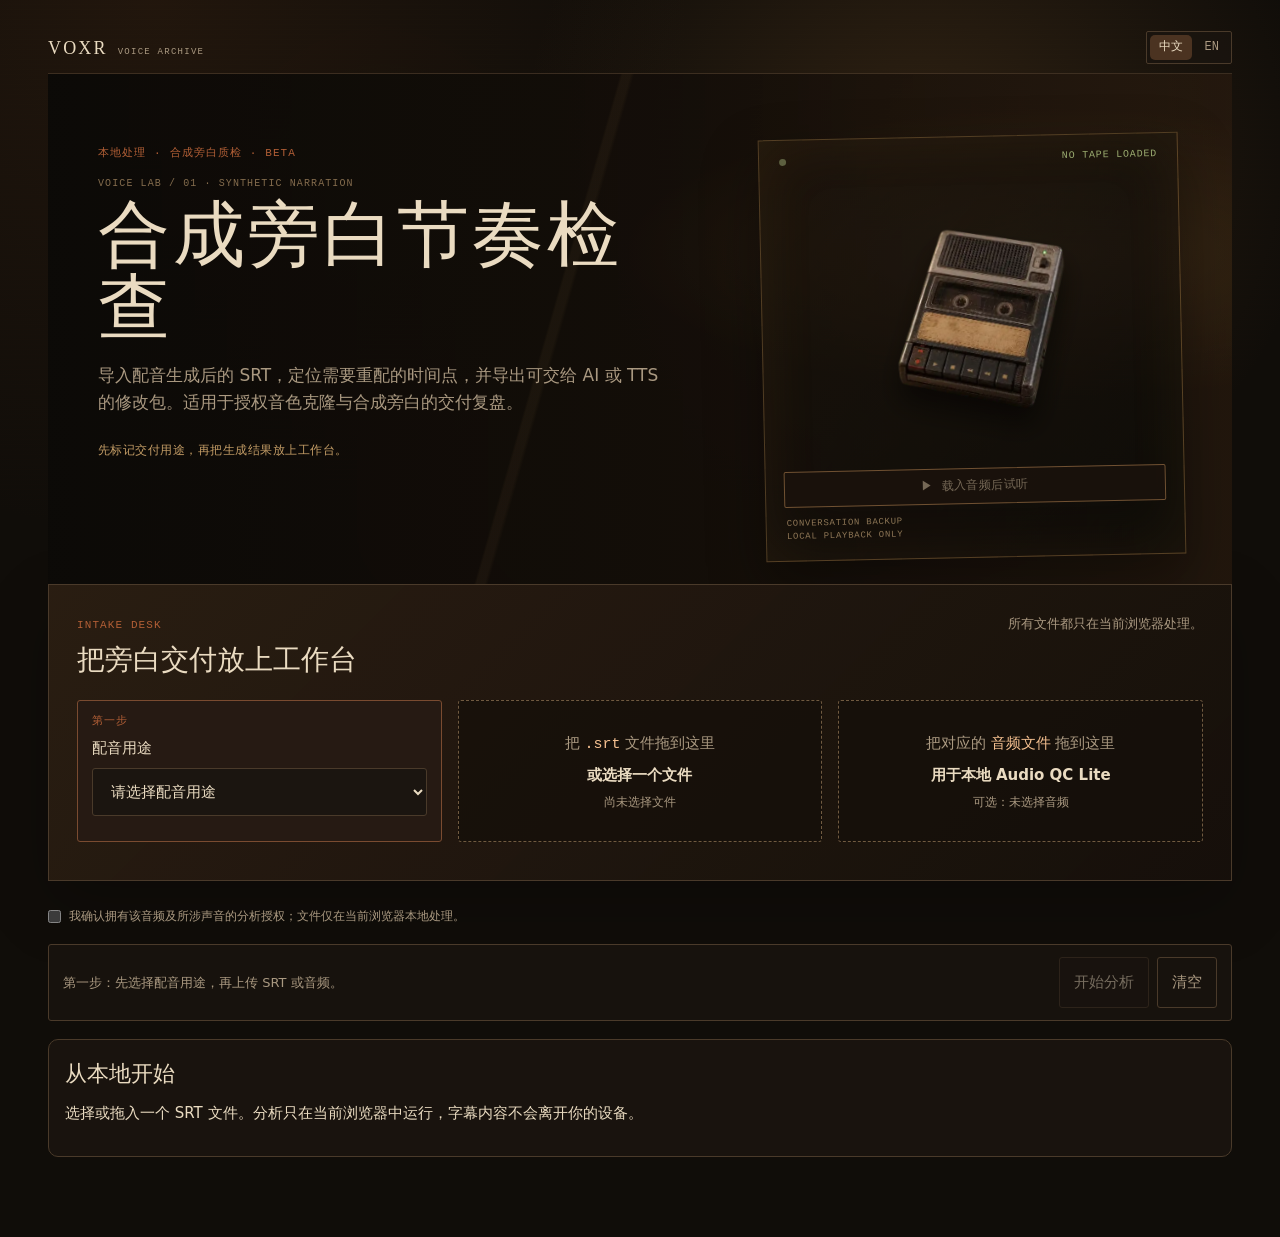
<file: index.html>
<!doctype html>
<html lang="zh-CN">
<head>
  <meta charset="utf-8">
  <meta name="viewport" content="width=device-width,initial-scale=1">
  <title>合成旁白节奏检查｜本地 SRT 复盘</title>
  <link rel="stylesheet" href="./styles.css">
</head>
<body>
  <main class="app-shell">
    <header class="masthead">
      <a class="wordmark" href="./" aria-label="Voxr 首页"><span>VOXR</span><small>VOICE ARCHIVE</small></a>
      <div class="locale-switch" aria-label="Language">
        <button type="button" data-locale="zh" aria-pressed="true">中文</button>
        <button type="button" data-locale="en" aria-pressed="false">EN</button>
      </div>
    </header>
    <section class="voice-hero" aria-labelledby="page-title">
      <div class="voice-hero__copy">
        <p class="eyebrow" id="privacy-kicker">本地处理 · 合成旁白质检 · Beta</p>
        <p class="archive-code">VOICE LAB / 01 · SYNTHETIC NARRATION</p>
        <h1 id="page-title">合成旁白节奏检查</h1>
        <p class="lede" id="page-lede">导入配音生成后的 SRT，定位需要重配的时间点，并导出可交给 AI 或 TTS 的修改包。适用于授权音色克隆与合成旁白的交付复盘。</p>
        <p class="hero-instruction">先标记交付用途，再把生成结果放上工作台。</p>
      </div>
      <aside class="recorder-console" aria-label="本地试听控制台">
        <div class="recorder-console__status"><span class="status-led" aria-hidden="true"></span><span id="recorder-status">NO TAPE LOADED</span></div>
        <img class="recorder-console__image" src="./assets/voice-recorder.webp" alt="一台档案室里的旧式磁带录音机">
        <button id="recorder-play" class="recorder-console__play" type="button" disabled aria-label="播放已上传的音频">
          <span aria-hidden="true">▶</span><span id="recorder-play-label">载入音频后试听</span>
        </button>
        <p class="recorder-console__note">CONVERSATION BACKUP<br>LOCAL PLAYBACK ONLY</p>
        <audio id="desk-audio-player" preload="metadata"></audio>
      </aside>
    </section>
    <section class="workbench" aria-labelledby="workbench-title">
      <div class="workbench__heading"><div><p class="eyebrow">INTAKE DESK</p><h2 id="workbench-title">把旁白交付放上工作台</h2></div><p>所有文件都只在当前浏览器处理。</p></div>
      <section class="controls">
      <label id="profile-label" class="purpose-select"><span class="field-kicker">第一步</span>配音用途
        <select id="profile" aria-label="配音用途"></select>
      </label>
      <label class="drop" id="drop-zone"><span id="drop-copy">把 <code>.srt</code> 文件拖到这里</span>
        <strong id="drop-action">或选择一个文件</strong>
        <span class="drop-status" id="srt-status">尚未选择文件</span>
        <input id="srt-file" type="file" accept=".srt,text/plain">
      </label>
      <label class="drop audio-drop" id="audio-drop-zone"><span>把对应的 <code>音频文件</code> 拖到这里</span>
        <strong>用于本地 Audio QC Lite</strong>
        <span class="drop-status" id="audio-status">可选：未选择音频</span>
        <input id="audio-file" type="file" accept="audio/wav,audio/mpeg,audio/mp4,audio/x-m4a,audio/*">
      </label>
      </section>
    </section>
    <label class="consent" id="audio-consent"><input id="audio-consent-input" type="checkbox">我确认拥有该音频及所涉声音的分析授权；文件仅在当前浏览器本地处理。</label>
    <div class="workflow-actions" aria-live="polite"><p id="ready-state">先上传一份 SRT，再开始分析。</p><div><button id="analyze" class="button" type="button" disabled>开始分析</button><button id="reset" class="button button-secondary" type="button">清空</button></div></div>
    <p id="error" class="notice" hidden></p>
    <section id="empty" class="profile"><h2 id="empty-title">从本地开始</h2><p id="empty-copy">选择或拖入一个 SRT 文件。分析只在当前浏览器中运行，字幕内容不会离开你的设备。</p></section>
    <section id="report" hidden>
      <div class="section-title"><div><p class="eyebrow">分析结果</p><h2 id="filename"></h2></div><button id="export" class="button">导出重配 JSON</button></div>
      <section id="action-plan" class="action-plan" aria-live="polite"></section>
      <div id="metrics" class="grid"></div>
      <section id="visual-report" class="visual-report" aria-label="节奏可视化报告"></section>
      <section id="audio-report" class="audio-report" aria-live="polite"></section>
      <div id="profile-guidance"></div>
      <div id="panels" class="grid two-col"></div>
      <div class="grid two-col">
        <section class="profile"><p class="eyebrow">字幕间隔</p><ul id="pause-list"></ul></section>
        <section class="profile"><p class="eyebrow">如何阅读结果</p><p>优先比较同一条旁白的不同生成版本。语速是时间轴测量值，留白的意图需要结合画面、句意和实际声音判断。</p>
        <p class="hint">场景区间来自当前工具的制作复盘规则，用来提示回看片段，不构成研究结论、行业标准或自动判定。</p><p class="hint"><a href="https://github.com/dlxeva/voxr/blob/main/METHODOLOGY.md" target="_blank" rel="noopener">查看方法与边界</a></p></section>
      </div>
      <h2>字幕明细</h2>
      <div class="table-wrap"><table><thead><tr><th>#</th><th>时间</th><th>时长</th><th>语速</th><th>文本</th></tr></thead><tbody id="rows"></tbody></table></div>
    </section>
  </main>
  <script src="./analyzer-core.js"></script>
  <script src="./audio-core.js"></script>
  <script src="./profiles.js"></script>
  <script src="./app.js"></script>
</body>
</html>
</file>
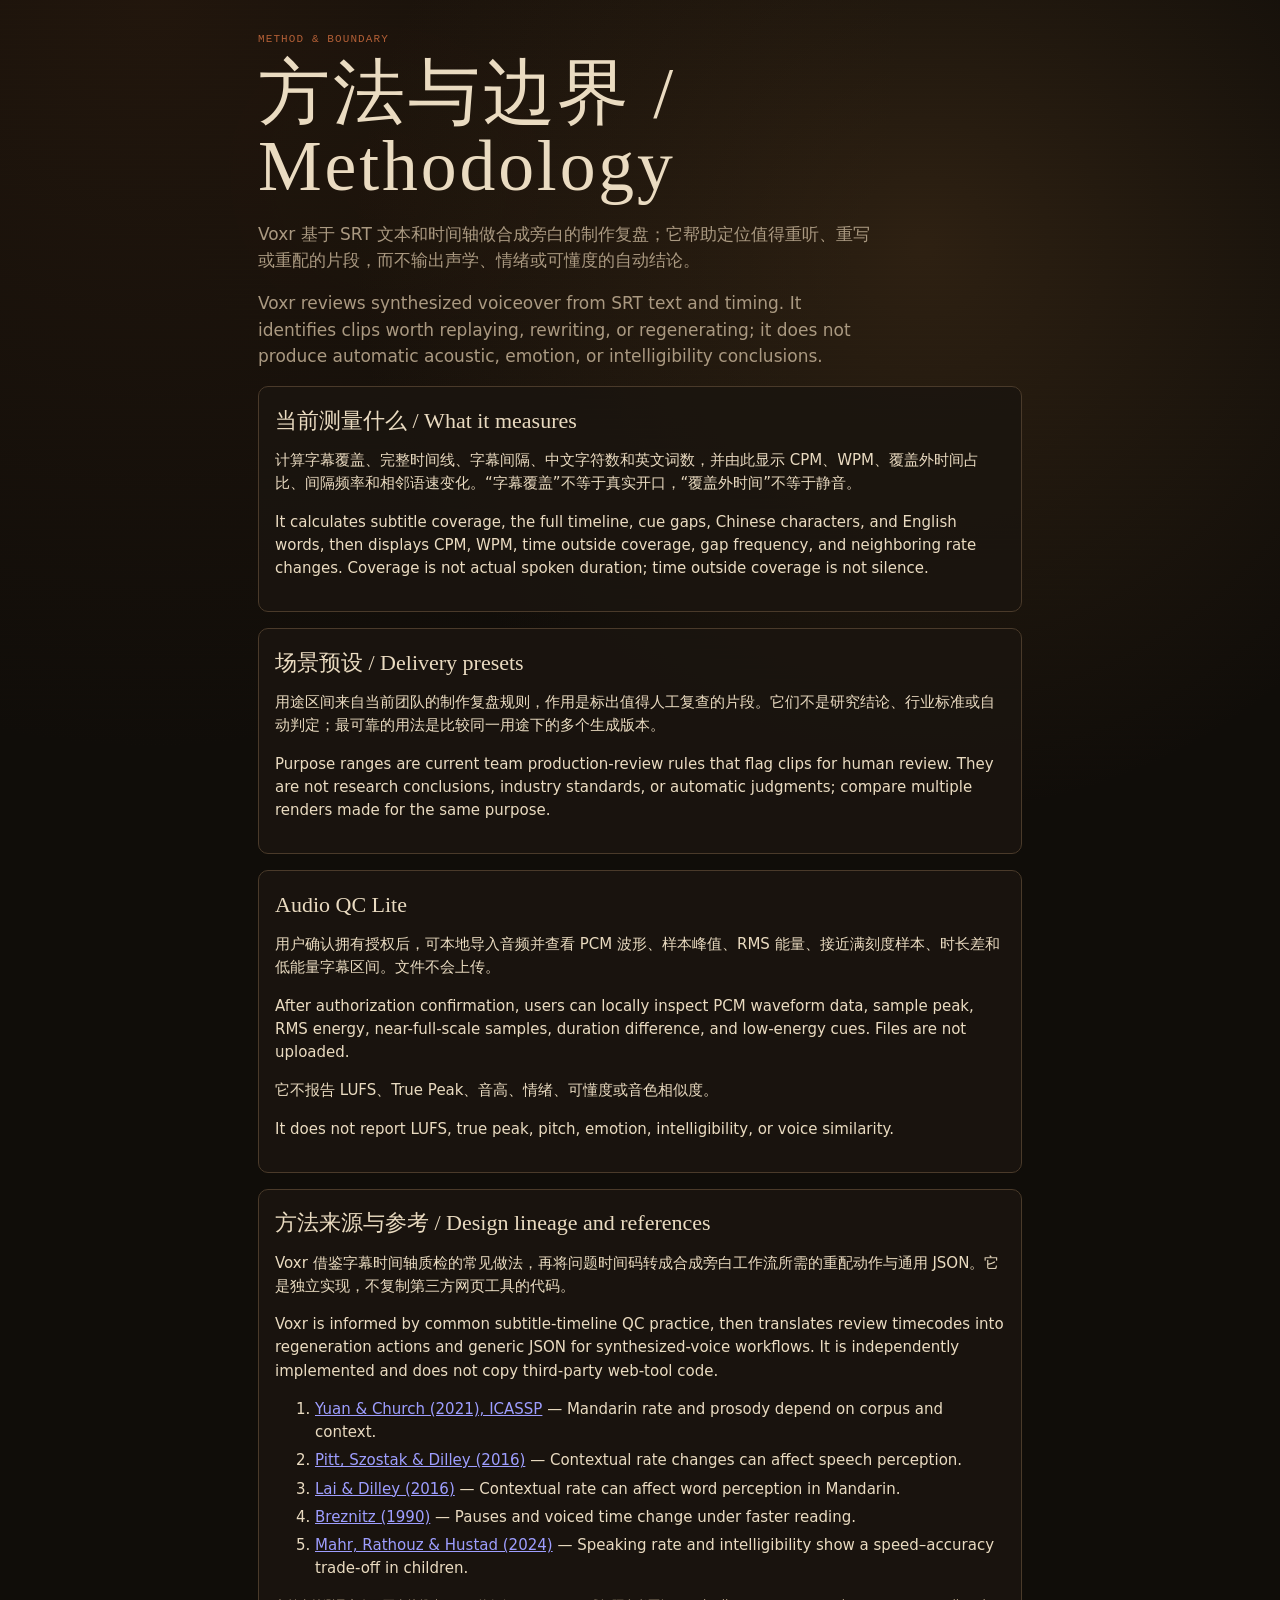
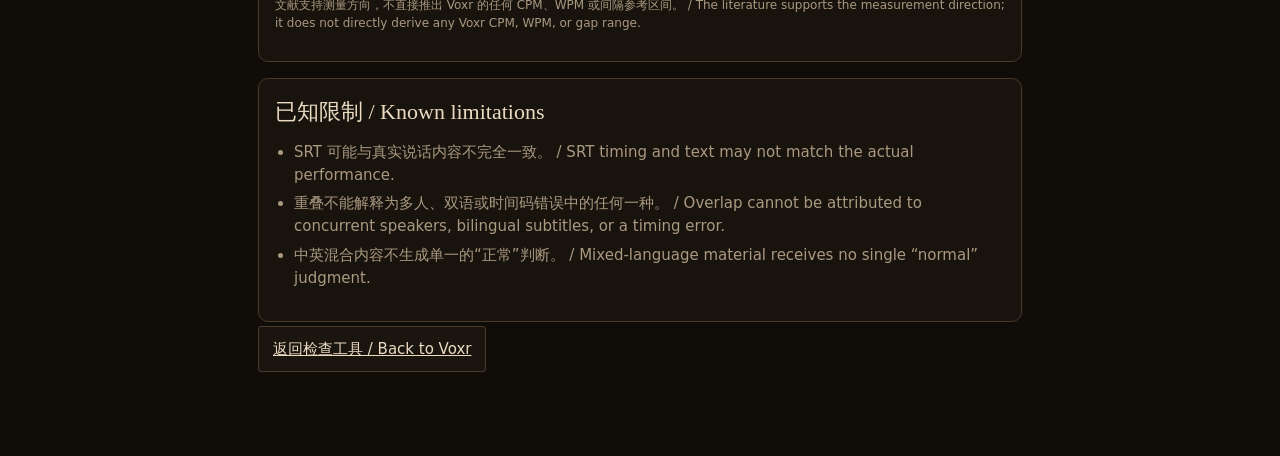
<file: methodology.html>
<!doctype html>
<html lang="zh-CN">
<head>
  <meta charset="utf-8">
  <meta name="viewport" content="width=device-width,initial-scale=1">
  <title>方法与边界 / Methodology｜Voxr</title>
  <link rel="stylesheet" href="./styles.css">
</head>
<body>
  <main class="methodology-page">
    <p class="eyebrow">METHOD &amp; BOUNDARY</p>
    <h1>方法与边界 <span lang="en">/ Methodology</span></h1>
    <p class="lede">Voxr 基于 SRT 文本和时间轴做合成旁白的制作复盘；它帮助定位值得重听、重写或重配的片段，而不输出声学、情绪或可懂度的自动结论。</p>
    <p class="lede" lang="en">Voxr reviews synthesized voiceover from SRT text and timing. It identifies clips worth replaying, rewriting, or regenerating; it does not produce automatic acoustic, emotion, or intelligibility conclusions.</p>

    <section class="profile">
      <h2>当前测量什么 <span lang="en">/ What it measures</span></h2>
      <p>计算字幕覆盖、完整时间线、字幕间隔、中文字符数和英文词数，并由此显示 CPM、WPM、覆盖外时间占比、间隔频率和相邻语速变化。“字幕覆盖”不等于真实开口，“覆盖外时间”不等于静音。</p>
      <p lang="en">It calculates subtitle coverage, the full timeline, cue gaps, Chinese characters, and English words, then displays CPM, WPM, time outside coverage, gap frequency, and neighboring rate changes. Coverage is not actual spoken duration; time outside coverage is not silence.</p>
    </section>

    <section class="profile">
      <h2>场景预设 <span lang="en">/ Delivery presets</span></h2>
      <p>用途区间来自当前团队的制作复盘规则，作用是标出值得人工复查的片段。它们不是研究结论、行业标准或自动判定；最可靠的用法是比较同一用途下的多个生成版本。</p>
      <p lang="en">Purpose ranges are current team production-review rules that flag clips for human review. They are not research conclusions, industry standards, or automatic judgments; compare multiple renders made for the same purpose.</p>
    </section>

    <section class="profile">
      <h2>Audio QC Lite</h2>
      <p>用户确认拥有授权后，可本地导入音频并查看 PCM 波形、样本峰值、RMS 能量、接近满刻度样本、时长差和低能量字幕区间。文件不会上传。</p>
      <p lang="en">After authorization confirmation, users can locally inspect PCM waveform data, sample peak, RMS energy, near-full-scale samples, duration difference, and low-energy cues. Files are not uploaded.</p>
      <p>它不报告 LUFS、True Peak、音高、情绪、可懂度或音色相似度。</p>
      <p lang="en">It does not report LUFS, true peak, pitch, emotion, intelligibility, or voice similarity.</p>
    </section>

    <section class="profile">
      <h2>方法来源与参考 <span lang="en">/ Design lineage and references</span></h2>
      <p>Voxr 借鉴字幕时间轴质检的常见做法，再将问题时间码转成合成旁白工作流所需的重配动作与通用 JSON。它是独立实现，不复制第三方网页工具的代码。</p>
      <p lang="en">Voxr is informed by common subtitle-timeline QC practice, then translates review timecodes into regeneration actions and generic JSON for synthesized-voice workflows. It is independently implemented and does not copy third-party web-tool code.</p>
      <ol>
        <li><a href="https://www2.securecms.com/ICASSP2021/Papers/ViewPaper_MS.asp?PaperNum=4465" target="_blank" rel="noopener">Yuan &amp; Church (2021), ICASSP</a> — Mandarin rate and prosody depend on corpus and context.</li>
        <li><a href="https://pubmed.ncbi.nlm.nih.gov/26392395/" target="_blank" rel="noopener">Pitt, Szostak &amp; Dilley (2016)</a> — Contextual rate changes can affect speech perception.</li>
        <li><a href="https://www.isca-archive.org/speechprosody_2016/lai16b_speechprosody.pdf" target="_blank" rel="noopener">Lai &amp; Dilley (2016)</a> — Contextual rate can affect word perception in Mandarin.</li>
        <li><a href="https://pubmed.ncbi.nlm.nih.gov/2366048/" target="_blank" rel="noopener">Breznitz (1990)</a> — Pauses and voiced time change under faster reading.</li>
        <li><a href="https://pubmed.ncbi.nlm.nih.gov/39680790/" target="_blank" rel="noopener">Mahr, Rathouz &amp; Hustad (2024)</a> — Speaking rate and intelligibility show a speed–accuracy trade-off in children.</li>
      </ol>
      <p class="hint">文献支持测量方向，不直接推出 Voxr 的任何 CPM、WPM 或间隔参考区间。 / The literature supports the measurement direction; it does not directly derive any Voxr CPM, WPM, or gap range.</p>
    </section>

    <section class="profile">
      <h2>已知限制 <span lang="en">/ Known limitations</span></h2>
      <ul>
        <li>SRT 可能与真实说话内容不完全一致。 / SRT timing and text may not match the actual performance.</li>
        <li>重叠不能解释为多人、双语或时间码错误中的任何一种。 / Overlap cannot be attributed to concurrent speakers, bilingual subtitles, or a timing error.</li>
        <li>中英混合内容不生成单一的“正常”判断。 / Mixed-language material receives no single “normal” judgment.</li>
      </ul>
    </section>

    <p><a class="button" href="./index.html">返回检查工具 / Back to Voxr</a></p>
  </main>
</body>
</html>
</file>
<file: styles.css>
:root {
  color-scheme: dark;
  --paper:#100d09; --panel:#1b1510; --line:#4a3a2a;
  --ink:#eadbc1; --muted:#aa9981; --accent:#b25f36;
  --ok:#5cb85c; --warn:#f0ad4e; --bad:#e74c3c;
  --short:#5b8def; --medium:#b068d1; --long:#e8a838; --extended:#e56b45;
}
* { box-sizing: border-box; }
body { margin:0; min-height:100vh; background:radial-gradient(circle at 72% 12%,rgba(114,77,39,.3) 0,transparent 28%),radial-gradient(circle at 12% 0,rgba(74,43,21,.3) 0,transparent 32%),var(--paper); color:var(--ink); font:15px/1.55 ui-sans-serif,system-ui,-apple-system,BlinkMacSystemFont,"Segoe UI",sans-serif; }
body::before { content:""; position:fixed; inset:0; z-index:-1; pointer-events:none; opacity:.17; background-image:repeating-linear-gradient(0deg,rgba(255,240,210,.08) 0 1px,transparent 1px 5px),radial-gradient(circle at 30% 20%,rgba(255,220,155,.22),transparent 18%); mix-blend-mode:soft-light; }
main { max-width:1240px; margin:auto; padding:22px 28px 80px; }
.methodology-page { max-width:820px; }
.methodology-page .profile { margin:16px 0; }
.masthead { display:flex; align-items:center; justify-content:space-between; gap:16px; min-height:52px; border-bottom:1px solid color-mix(in srgb,var(--line) 70%,transparent); }
.wordmark { display:flex; align-items:baseline; gap:10px; color:var(--ink); text-decoration:none; font:500 18px/1 Georgia,"Times New Roman",serif; letter-spacing:.12em; }
.wordmark small { color:var(--muted); font:9px/1 ui-monospace,SFMono-Regular,monospace; letter-spacing:.14em; }
.masthead .eyebrow { margin:0; }
.locale-switch { display:flex; gap:4px; padding:3px; border:1px solid var(--line); border-radius:2px; background:rgba(27,21,16,.72); }
.locale-switch button { border:0; border-radius:5px; padding:5px 9px; color:var(--muted); background:transparent; font:12px/1.2 ui-monospace,SFMono-Regular,monospace; }
.locale-switch button[aria-pressed="true"] { color:var(--ink); background:#4b3321; }
.eyebrow { color:var(--accent); font:11px/1.2 ui-monospace,SFMono-Regular,monospace; letter-spacing:.1em; text-transform:uppercase; }
h1 { font:500 clamp(40px,5.6vw,72px)/1.02 Georgia,"Songti SC","SimSun","Times New Roman",serif; margin:.12em 0 .24em; max-width:780px; letter-spacing:.04em; }
h2 { font:500 22px/1.2 Georgia,"Times New Roman",serif; margin:.2em 0 .5em; }
.lede { color:var(--muted); max-width:620px; font-size:17px; }
.voice-hero { position:relative; display:grid; grid-template-columns:minmax(0,1.1fr) minmax(340px,.9fr); gap:34px; min-height:460px; padding:62px 50px 26px; overflow:hidden; border-bottom:1px solid var(--line); background:linear-gradient(90deg,rgba(12,10,7,.98) 0%,rgba(20,14,9,.9) 55%,rgba(41,27,15,.72) 100%); }
.voice-hero::after { content:""; position:absolute; inset:0; pointer-events:none; opacity:.45; background:linear-gradient(106deg,transparent 0 43%,rgba(215,170,97,.12) 43.2% 43.8%,transparent 44.1%),radial-gradient(ellipse at 86% 35%,rgba(229,171,83,.2),transparent 32%); }
.voice-hero__copy,.recorder-console { position:relative; z-index:1; }
.archive-code { margin:18px 0 0; color:#846c4d; font:10px/1.2 ui-monospace,SFMono-Regular,monospace; letter-spacing:.11em; }
.hero-instruction { margin:28px 0 0; color:#c49d66; font:12px/1.4 ui-monospace,SFMono-Regular,monospace; letter-spacing:.04em; }
.workbench { margin:-1px 0 26px; padding:24px 28px 26px; border:1px solid var(--line); border-top:0; background:linear-gradient(135deg,rgba(48,33,20,.82),rgba(22,16,11,.94)); box-shadow:0 24px 60px rgba(0,0,0,.22); }
.workbench__heading { display:flex; justify-content:space-between; gap:20px; align-items:baseline; }
.workbench__heading h2 { margin:4px 0 0; font-size:28px; }
.workbench__heading > p { max-width:280px; margin:0; color:var(--muted); font-size:13px; }
.controls { display:grid; grid-template-columns:repeat(3,1fr); gap:16px; margin:24px 0 12px; }
.recorder-console { align-self:end; justify-self:end; width:min(100%,420px); min-height:396px; padding:12px 18px 18px; border:1px solid rgba(190,143,79,.38); background:linear-gradient(130deg,rgba(29,21,13,.5),rgba(7,8,7,.72)); box-shadow:inset 0 0 60px rgba(213,153,68,.08),0 22px 55px rgba(0,0,0,.38); transform:rotate(-1.2deg); }
.recorder-console__status { display:flex; justify-content:space-between; align-items:center; padding:4px 2px 7px; color:#9cad71; font:10px/1 ui-monospace,SFMono-Regular,monospace; letter-spacing:.08em; }
.status-led { width:7px; height:7px; border-radius:50%; background:#5d6040; box-shadow:0 0 0 transparent; }
.recorder-console.has-audio .status-led { background:#b8d973; box-shadow:0 0 12px #b8d973; }
.recorder-console.is-playing .status-led { animation:recorder-blink 1s steps(2,end) infinite; }
@keyframes recorder-blink { 50% { opacity:.28; } }
.recorder-console__image { display:block; width:100%; height:310px; object-fit:contain; filter:drop-shadow(0 18px 13px rgba(0,0,0,.48)); }
.recorder-console__play { display:flex; align-items:center; justify-content:center; gap:8px; width:100%; margin:-12px auto 0; padding:10px 12px; border:1px solid #705132; border-radius:2px; color:var(--ink); background:rgba(26,18,12,.85); font:12px/1.2 ui-monospace,SFMono-Regular,monospace; letter-spacing:.04em; }
.recorder-console__play:not(:disabled):hover { background:#53361e; border-color:#c0884b; }
.recorder-console__play:disabled { cursor:not-allowed; color:#756856; }
.recorder-console__note { margin:10px 2px 0; color:#8d7555; font:9px/1.35 ui-monospace,SFMono-Regular,monospace; letter-spacing:.08em; }
.recorder-console audio { display:none; }
label,.drop { display:flex; flex-direction:column; gap:8px; color:var(--muted); }
.purpose-select { border:1px solid color-mix(in srgb,var(--accent) 46%,var(--line)); border-radius:3px; padding:14px; background:color-mix(in srgb,var(--accent) 7%,var(--panel)); color:var(--ink); }
.field-kicker { color:var(--accent); font:11px/1.2 ui-monospace,SFMono-Regular,monospace; letter-spacing:.08em; text-transform:uppercase; }
select,.button { border:1px solid var(--line); background:var(--panel); color:var(--ink); padding:13px 14px; border-radius:3px; font:inherit; }
.button:disabled { cursor:not-allowed; opacity:.45; }
.button-secondary { margin-left:8px; color:var(--muted); background:transparent; }
.workflow-actions { display:flex; justify-content:space-between; align-items:center; gap:16px; margin:0 0 18px; padding:12px 14px; border:1px solid var(--line); border-radius:3px; background:color-mix(in srgb,var(--panel) 72%,transparent); }
.workflow-actions p { margin:0; color:var(--muted); font-size:13px; }
.drop { min-height:142px; justify-content:center; align-items:center; border:1px dashed #705a40; background:rgba(21,16,11,.72); border-radius:3px; text-align:center; cursor:pointer; }
.drop.dragging { border-color:var(--accent); background:#352015; }
.drop.is-ready { border-style:solid; border-color:color-mix(in srgb,var(--ok) 70%,var(--line)); background:color-mix(in srgb,var(--ok) 8%,var(--panel)); }
.drop strong { color:var(--ink); }
.drop-status { max-width:100%; overflow:hidden; text-overflow:ellipsis; white-space:nowrap; color:var(--muted); font:12px/1.35 ui-monospace,SFMono-Regular,monospace; }
.drop.is-ready .drop-status { color:var(--ok); }
input { display:none; }
.consent { display:flex; flex-direction:row; align-items:flex-start; gap:8px; color:var(--muted); font-size:12px; margin:0 0 18px; }
.consent input { display:block; margin:3px 0 0; accent-color:var(--accent); }
.audio-drop { min-height:142px; }
.audio-report { margin:20px 0; }
.audio-qc { border:1px solid color-mix(in srgb,var(--short) 45%,var(--line)); border-radius:10px; padding:18px; background:color-mix(in srgb,var(--short) 6%,var(--panel)); }
.audio-qc__header { display:flex; justify-content:space-between; align-items:baseline; gap:12px; }
.audio-qc__header h2 { margin:3px 0 0; }
.audio-waveform { width:100%; height:auto; display:block; margin:16px 0 8px; background:color-mix(in srgb,var(--paper) 55%,transparent); border-radius:7px; }
.audio-waveform__baseline { stroke:var(--line); stroke-width:1; }
.audio-waveform__bar { stroke:var(--short); stroke-width:2; stroke-linecap:round; }
.audio-segments { margin:14px 0 0; padding-left:18px; color:var(--muted); font-size:13px; }
.notice { border-left:3px solid var(--accent); padding:10px 13px; background:#241a1a; color:#f7c2b3; }
.action-plan { margin:20px 0; border:1px solid color-mix(in srgb,var(--accent) 48%,var(--line)); border-radius:10px; padding:18px; background:color-mix(in srgb,var(--accent) 8%,var(--panel)); }
.action-plan__header { display:flex; justify-content:space-between; gap:16px; align-items:baseline; }
.action-plan__header h2 { margin:0; }
.action-plan__summary { color:var(--muted); margin:8px 0 14px; max-width:760px; }
.action-list { display:grid; grid-template-columns:repeat(3,1fr); gap:10px; margin:0; padding:0; list-style:none; }
.action-item { border:1px solid color-mix(in srgb,var(--line) 80%,transparent); border-radius:8px; background:color-mix(in srgb,var(--panel) 90%,transparent); padding:12px; }
.action-item__time { display:block; color:var(--accent); font:11px/1.2 ui-monospace,SFMono-Regular,monospace; letter-spacing:.05em; }
.action-item__title { display:block; margin:6px 0 4px; font-weight:650; }
.action-item__detail { color:var(--muted); font-size:13px; }
.action-item__play { margin-top:10px; padding:6px 9px; border:1px solid var(--line); border-radius:6px; color:var(--ink); background:transparent; font:12px/1.2 ui-sans-serif,system-ui,sans-serif; }
.action-plan__empty { color:var(--muted); margin:10px 0 0; }
.visual-report { display:grid; grid-template-columns:minmax(0,1.7fr) minmax(260px,1fr); gap:12px; margin:20px 0; }
.visual-card { border:1px solid var(--line); background:color-mix(in srgb,var(--panel) 87%,transparent); border-radius:10px; padding:16px; }
.visual-card__header { display:flex; justify-content:space-between; align-items:baseline; gap:12px; }
.visual-card__header h2 { margin:3px 0 0; }
.rhythm-chart svg { width:100%; height:auto; display:block; margin:10px 0 0; overflow:visible; }
.rhythm-chart__axis { stroke:var(--line); stroke-width:1; }
.rhythm-chart__target { fill:color-mix(in srgb,var(--ok) 15%,transparent); }
.rhythm-chart__line { fill:none; stroke:var(--accent); stroke-width:2; stroke-linejoin:round; stroke-linecap:round; }
.rhythm-chart__point { fill:var(--accent); stroke:var(--paper); stroke-width:2; }
.rhythm-chart__point--high { fill:var(--warn); }
.rhythm-chart__point--low { fill:var(--bad); }
.rhythm-chart__point--ok { fill:var(--ok); }
.rhythm-chart__label { fill:var(--muted); font:11px ui-monospace,SFMono-Regular,monospace; }
.rhythm-chart__label--end { text-anchor:end; }
.pause-bars { display:grid; gap:10px; margin-top:17px; }
.pause-bar { display:grid; grid-template-columns:54px minmax(0,1fr) 32px; gap:8px; align-items:center; color:var(--muted); font-size:12px; }
.pause-bar b { color:var(--ink); font-weight:500; text-align:right; }
.pause-bar__track { height:8px; background:color-mix(in srgb,var(--line) 65%,transparent); border-radius:999px; overflow:hidden; }
.pause-bar__fill { display:block; height:100%; border-radius:inherit; }
.pause-bar__fill.pause-short { background:var(--short); }
.pause-bar__fill.pause-medium { background:var(--medium); }
.pause-bar__fill.pause-long { background:var(--long); }
.pause-bar__fill.pause-extended { background:var(--extended); }
.pause-bar__fill.pause-other { background:var(--muted); }

/* Metric grid */
.grid { display:grid; grid-template-columns:repeat(4,1fr); gap:12px; margin:20px 0; }
.grid.two-col { grid-template-columns:1fr 1fr; }
.metric,.profile,.table-wrap { border:1px solid var(--line); background:color-mix(in srgb,var(--panel) 87%,transparent); border-radius:10px; padding:16px; }
.metric span,.metric small { display:block; color:var(--muted); }
.metric strong { display:block; margin:8px 0 3px; font-size:23px; letter-spacing:-.03em; }
.metric small { font-size:12px; }

/* Status colors for metric cards */
.metric.ok { border-color:color-mix(in srgb,var(--ok) 50%,transparent); }
.metric.high { border-color:color-mix(in srgb,var(--warn) 60%,transparent); background:color-mix(in srgb,var(--warn) 8%,var(--panel)); }
.metric.low { border-color:color-mix(in srgb,var(--bad) 50%,transparent); background:color-mix(in srgb,var(--bad) 8%,var(--panel)); }

/* Profile panels */
.profile { margin:0; }
ul { color:var(--muted); padding-left:19px; }
li+li { margin-top:5px; }
.section-title { display:flex; justify-content:space-between; align-items:center; margin-top:28px; }
button { cursor:pointer; }
.hint { color:var(--muted); font-size:12px; margin-top:8px; }

/* Benchmark table */
.benchmark { width:100%; border-collapse:collapse; font-size:13px; margin-top:8px; }
.benchmark th { color:var(--muted); font-weight:500; text-align:left; padding:6px 8px; border-bottom:1px solid var(--line); }
.benchmark td { padding:6px 8px; border-bottom:1px solid color-mix(in srgb,var(--line) 50%,transparent); }
.benchmark tr.ok td.flag { color:var(--ok); }
.benchmark tr.high td.flag { color:var(--warn); }
.benchmark tr.low td.flag { color:var(--bad); }
.benchmark td.flag { font-weight:600; }

/* Flag panels */
.flag-panel { border-color:color-mix(in srgb,var(--warn) 40%,var(--line)); }

/* Rate jump colors */
.rate-spike td:first-child { color:var(--warn); }
.rate-drop td:first-child { color:var(--accent); }

/* Pause type chips */
.chip { display:inline-block; padding:1px 7px; border-radius:4px; font:10px/1.5 ui-monospace,monospace; letter-spacing:.04em; margin-right:4px; }
.chip.pause-short { background:color-mix(in srgb,var(--short) 22%,transparent); color:var(--short); }
.chip.pause-medium { background:color-mix(in srgb,var(--medium) 22%,transparent); color:var(--medium); }
.chip.pause-long { background:color-mix(in srgb,var(--long) 22%,transparent); color:var(--long); }
.chip.pause-extended { background:color-mix(in srgb,var(--extended) 22%,transparent); color:var(--extended); }
.chip.pause-other { background:color-mix(in srgb,var(--muted) 22%,transparent); color:var(--muted); }

/* Subtitle table */
table:not(.benchmark) { width:100%; border-collapse:collapse; font-size:13px; }
th,td { padding:10px; vertical-align:top; border-bottom:1px solid var(--line); text-align:left; }
th { color:var(--muted); font-weight:500; }
td:last-child { min-width:300px; }
code { color:#f5c090; }
[hidden] { display:none!important; }

@media (max-width:720px) {
  main{padding:32px 18px;}
  .masthead { align-items:flex-start; }
  .controls,.grid,.grid.two-col,.visual-report { grid-template-columns:1fr; }
  .workflow-actions { align-items:flex-start; flex-direction:column; }
  .action-list { grid-template-columns:1fr; }
  .table-wrap{overflow:auto;}
}
</file>
